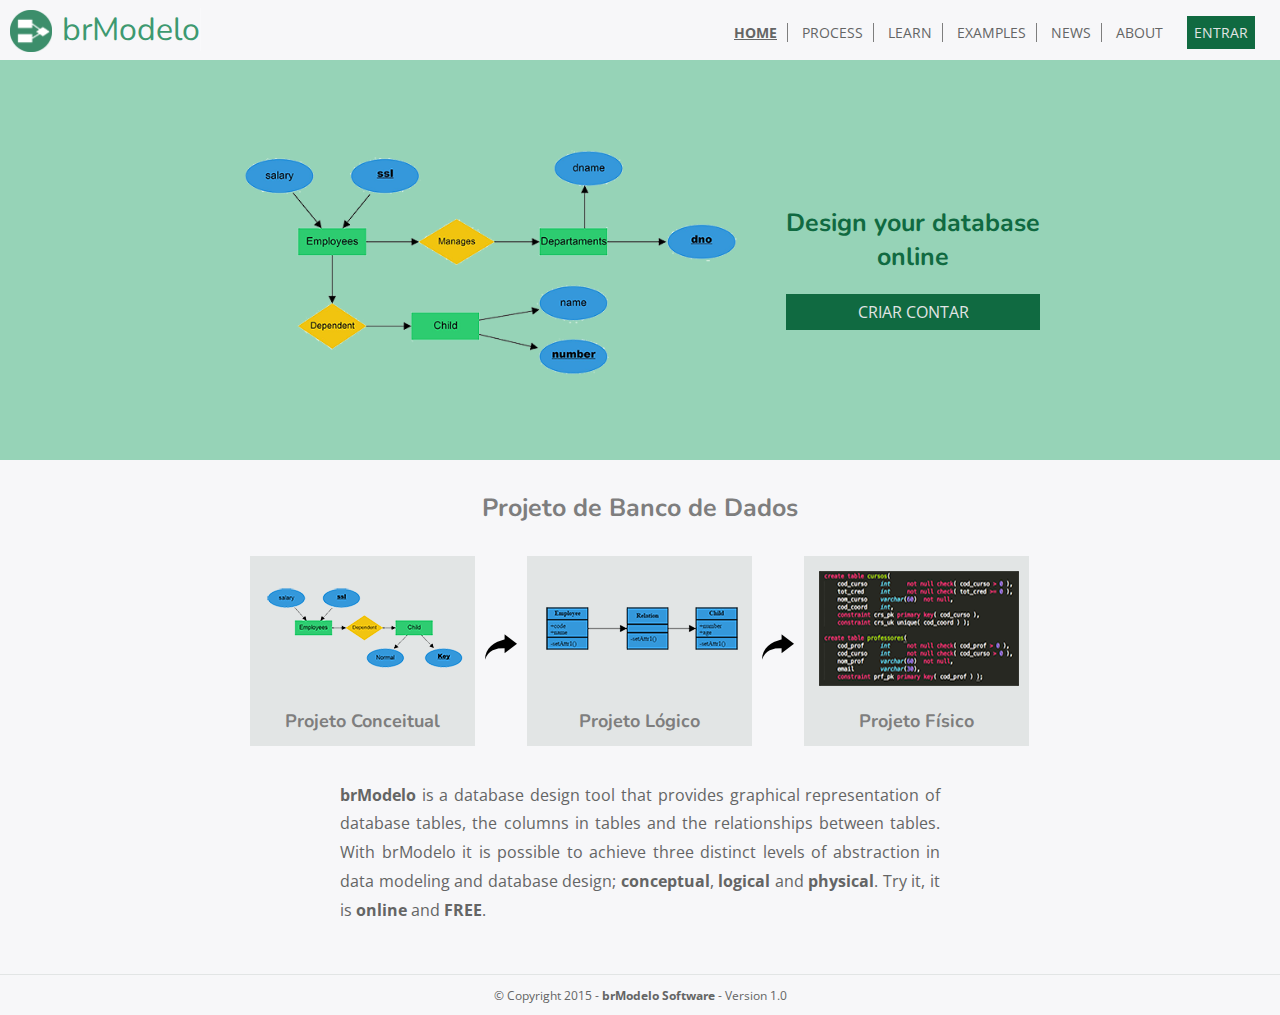
<file: index.html>
<!DOCTYPE html>
<html>

  <head lang="en">
      <meta charset="UTF-8">
      <title>brModelo</title>
      <meta name="description=" content="Database design tool">
      <link href='http://fonts.googleapis.com/css?family=Oswald:400' rel='stylesheet' type='text/css'>
      <link href='http://fonts.googleapis.com/css?family=Open+Sans:400,700' rel='stylesheet' type='text/css'>
      <link href="https://fonts.googleapis.com/css?family=Nunito" rel="stylesheet">
      <link rel='shortcut icon' type='image/x-icon' href='favicon.ico'/>
      <link rel="stylesheet" href="css/main.css">
  </head>

  <body>
      <!--header-->
      <header class="mainPage">
          <a href="index.html"><img src="images/brlogo.png" alt="logo" height="42" width="42"></a>
          <h1><a href="index.html">brModelo</a></h1>
          <nav>
              <a href="index.html" class="navigation">HOME</a>
              <a href="pages/process.html">PROCESS</a>
              <a href="pages/learn.html">LEARN</a>
              <a href="pages/examples.html">EXAMPLES</a>
              <a href="pages/news.html">NEWS</a>
              <a href="pages/about.html">ABOUT</a>
              <a href="http://brmodelocloud.appspot.com" target="_blank" class="button">ENTRAR</a>
          </nav>
      </header>

      <!--For this page I had to create an alternative due the blue background -->
      <main class="content-alternative">

         <div class="presentation">
            <div class="presentation-container">
              <div class="coverimg">
                <!--using to vertical alignment -->
                <span class="helper"></span>
                <img src="images/coverpage600.png" alt="Cover page">
              </div>
              <div class="presentationBlock">
                <h2>Design your database <br/> online</h2>
                <div>
                  <a  href="http://brmodelocloud.appspot.com" target="_blank" class="button">Criar contar</a>
                </div>
              </div>
            </div>
          </div>

          <div class="info-container">
              <h2>Projeto de Banco de Dados</h2>
              <div class="icon-container">
                  <div class="small-container">
                    <img src="images/smallexample200.png" alt="Conceptual image">
                    <h3>Projeto Conceitual</h3>
                  </div>
                  <img src="images/rightarrow26_32.png" alt="Arrow image">
                  <div class="small-container">
                    <img src="images/smalllogic200.png" alt="Logic image">
                    <h3>Projeto Lógico</h3>
                  </div>
                  <img src="images/rightarrow26_32.png" alt="arrow image">
                  <div class="small-container">
                    <img src="images/sql200.png" alt="SQL image">
                    <h3>Projeto Físico</h3>
                  </div>
              </div>
              <p><strong>brModelo</strong> is a database design tool that provides graphical
                representation of database tables, the columns in tables and the
                relationships between tables. With brModelo it is possible to
                achieve three distinct levels of abstraction in data modeling and
                database design; <strong>conceptual</strong>, <strong>logical</strong>
                and <strong>physical</strong>. Try it, it is <strong>online</strong>
                and <strong>FREE</strong>.</p>
          </div>

      </main>

      <footer>
        <div class="footer-content">
          <p>© Copyright 2015 - <strong>brModelo Software</strong>	- Version 1.0</p>
        </div>
      </footer>

  </body>
</html>
</file>
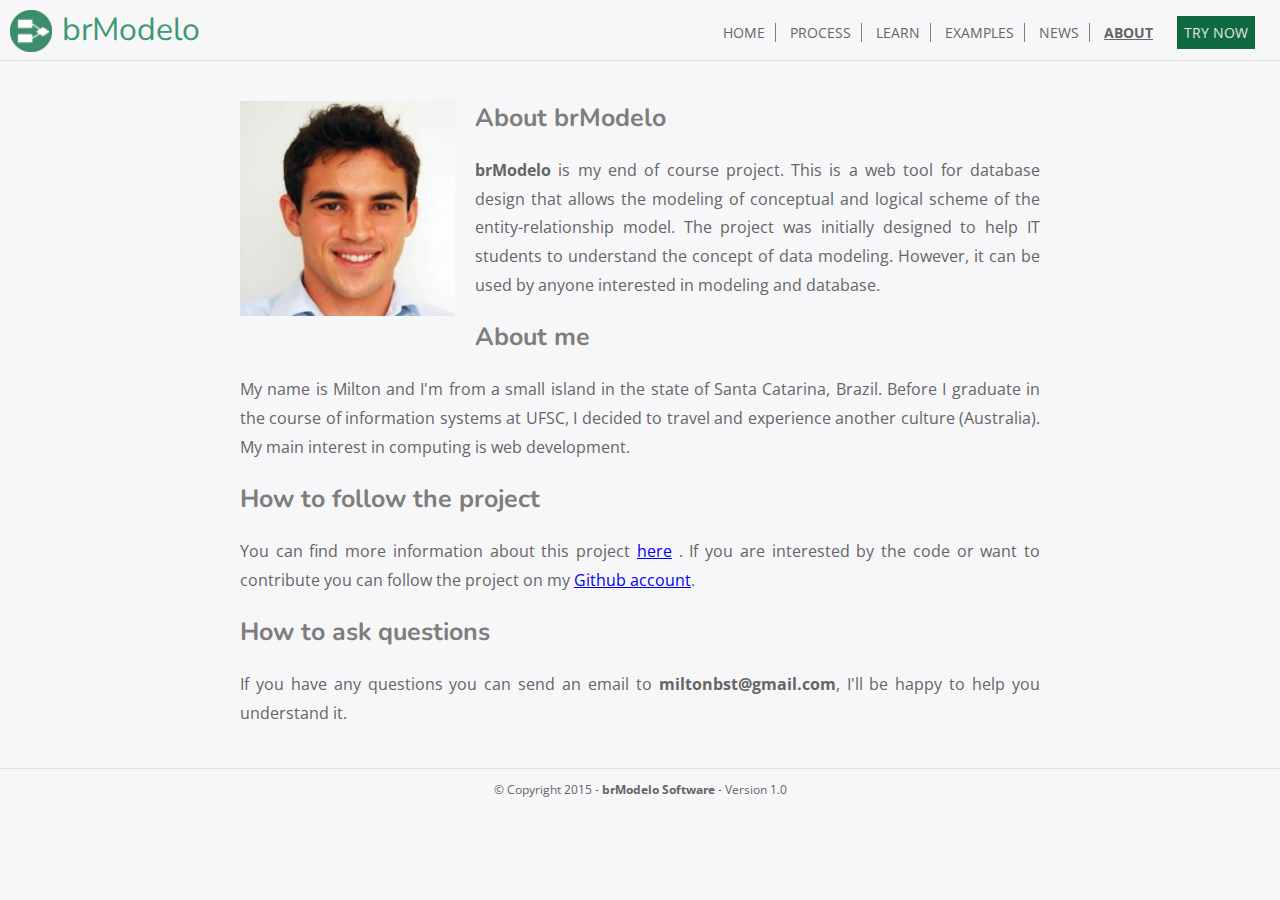
<file: pages/about.html>
<!DOCTYPE html>
<html>

    <head lang="en">
        <meta charset="UTF-8">
        <title>brModelo</title>
        <meta name="description=" content="Database design tool">
        <link href='http://fonts.googleapis.com/css?family=Oswald:400,300' rel='stylesheet' type='text/css'>
        <link href='http://fonts.googleapis.com/css?family=Open+Sans:400,700' rel='stylesheet' type='text/css'>
        <link href="https://fonts.googleapis.com/css?family=Nunito" rel="stylesheet">
        <link rel='shortcut icon' type='image/x-icon' href='../favicon.ico'/>
        <link rel="stylesheet" type="text/css" href="../css/main.css">
    </head>

    <body>
        <!--header-->
        <header>
            <a href="../index.html"><img src="../images/brlogo.png" alt="Logo" height="42" width="42"></a>
            <h1><a href="../index.html">brModelo</a></h1>
            <nav>
                <a href="../index.html">HOME</a>
                <a href="process.html">PROCESS</a>
                <a href="learn.html">LEARN</a>
                <a href="examples.html">EXAMPLES</a>
                <a href="news.html">NEWS</a>
                <a href="about.html" class="navigation">ABOUT</a>
                <a href="http://brmodelocloud.appspot.com" target="_blank" class="button">TRY NOW</a>
            </nav>
        </header>

        <!--All content have the same basic content -->
        <main class="content">
          <div class="about-content">
              <img src="../images/milton.jpeg">
                <div>
                  <h2> About brModelo </h2>
                  <p> <strong>brModelo</strong> is my end of course project. This is
                     a web tool for database design that allows the modeling of
                     conceptual and logical scheme of the entity-relationship model.
                     The project was initially designed to help IT students to
                     understand the concept of data modeling. However, it can be
                     used by anyone interested in modeling and database.
                  </p>

                  <h2> About me</h2>
                  <p> My name is Milton and I'm from a small island in the state of
                    Santa Catarina, Brazil. Before I graduate in the course of
                    information systems at UFSC, I decided to travel and experience
                    another culture (Australia). My main interest in computing is
                    web development.
                  </p>

                  <h2> How to follow the project</h2>
                  <p> You can find more information about this project
                    <a href="http://goo.gl/jxQ43I" target="_blank">here</a>
                    . If you are interested by the code or want
                    to contribute you can follow the project on my
                    <a href="https://github.com/miltonbsn/brmodelo" target="_blank"> Github account</a>.
                  </p>

                  <h2> How to ask questions</h2>
                  <p> If you have any questions you can send an email to
                    <strong>miltonbst@gmail.com</strong>, I'll be happy to
                    help you understand it.
                  </p>
                </div>
              </div> <!--end about-content-->
            </main> <!--end main-->

            <footer>
              <div class="footer-content">
                <p>© Copyright 2015 - <strong>brModelo Software</strong> - Version 1.0</p>
              </div>
            </footer>

    </body>
</html>
</file>
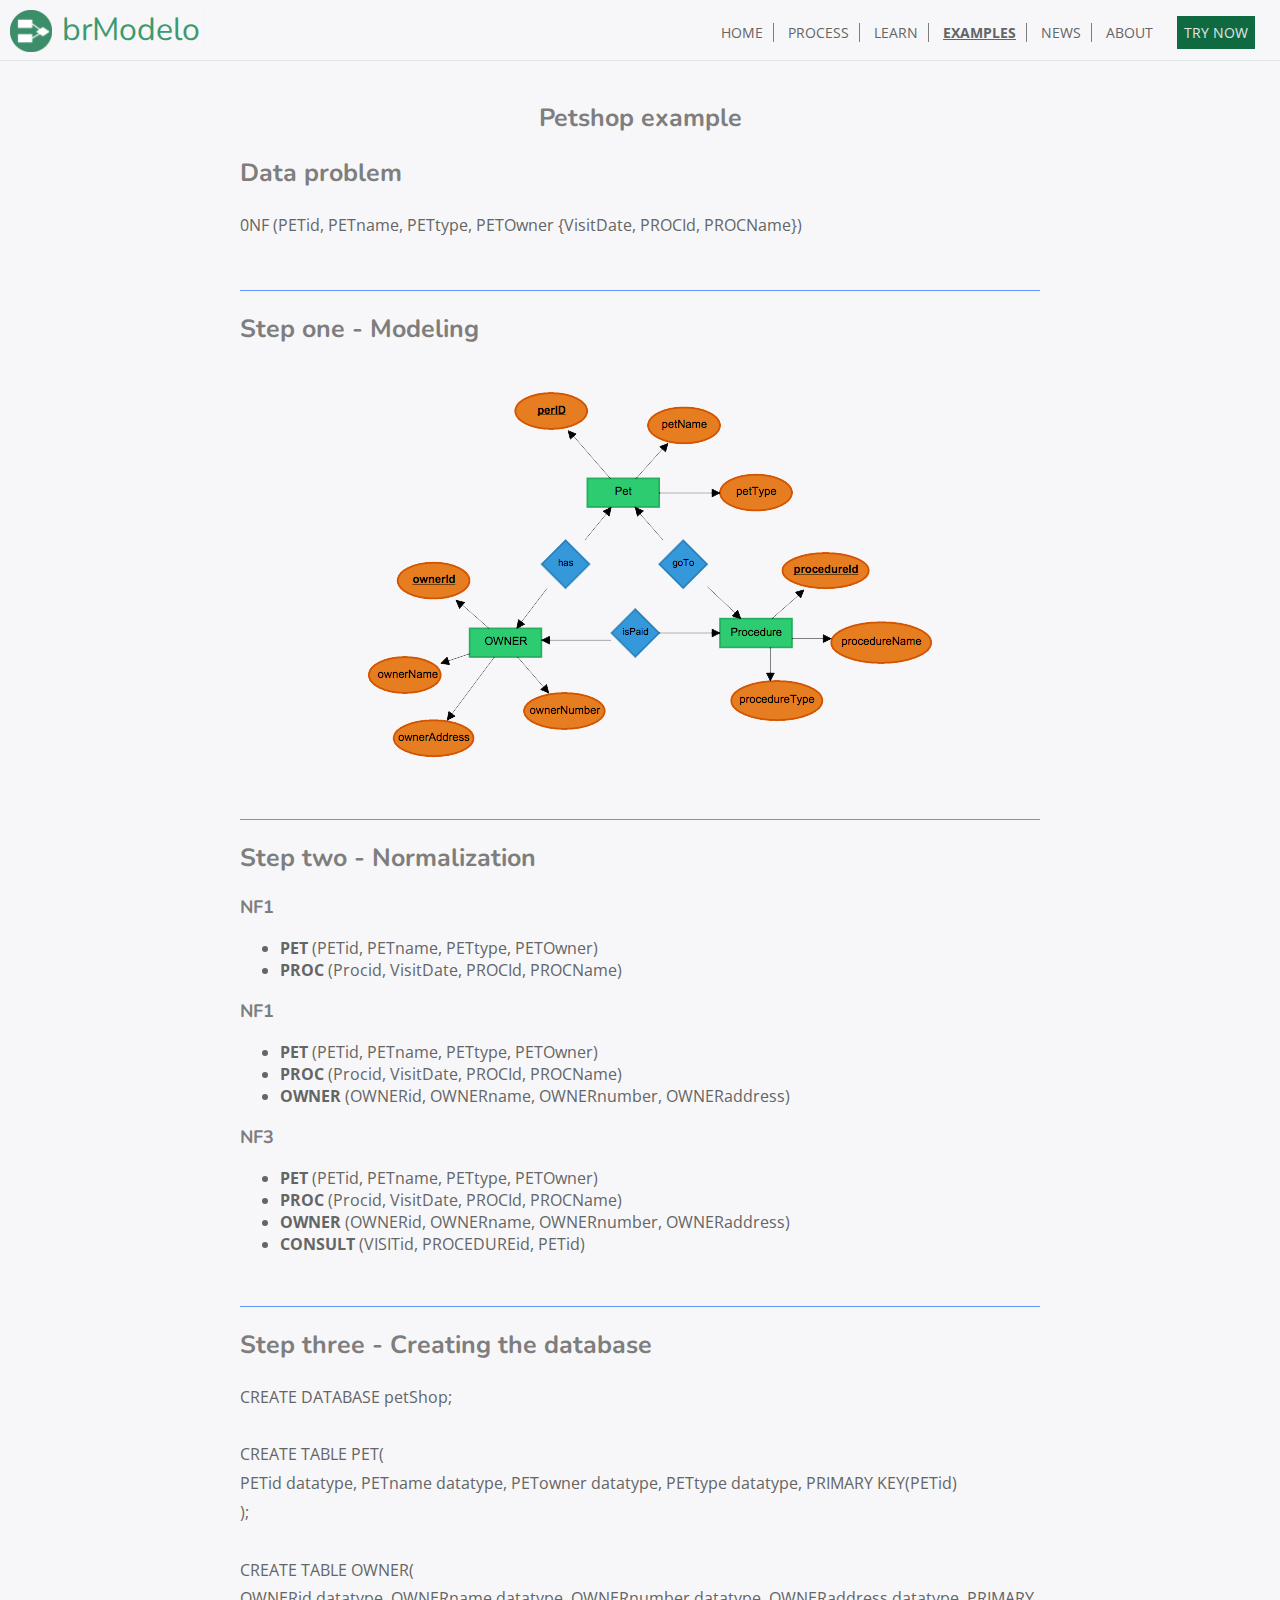
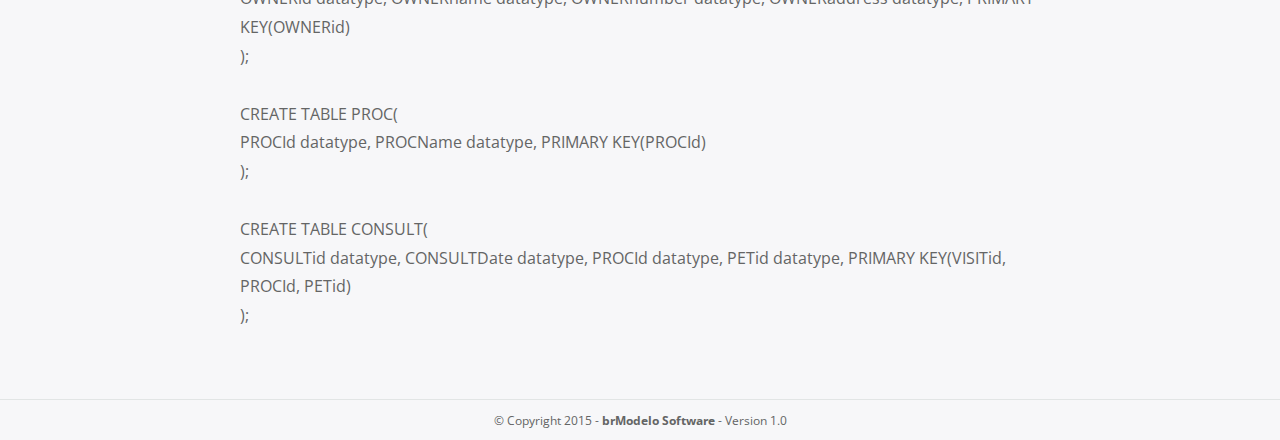
<file: pages/examples.html>
<!DOCTYPE html>
<html>

    <head lang="en">
        <meta charset="UTF-8">
        <title>brModelo</title>
        <meta name="description=" content="Database design tool">
        <link href='http://fonts.googleapis.com/css?family=Oswald:400,300' rel='stylesheet' type='text/css'>
        <link href='http://fonts.googleapis.com/css?family=Open+Sans:400,700' rel='stylesheet' type='text/css'>
        <link href="https://fonts.googleapis.com/css?family=Nunito" rel="stylesheet">
        <link rel='shortcut icon' type='image/x-icon' href='../favicon.ico'/>
        <link rel="stylesheet" type="text/css" href="../css/main.css">
    </head>

    <body>
        <!--header-->
        <header>
            <a href="../index.html"><img src="../images/brlogo.png" alt="Logo" height="42" width="42"></a>
            <h1><a href="../index.html">brModelo</a></h1>
            <nav>
                <a href="../index.html">HOME</a>
                <a href="process.html">PROCESS</a>
                <a href="learn.html">LEARN</a>
                <a href="examples.html" class="navigation">EXAMPLES</a>
                <a href="news.html">NEWS</a>
                <a href="about.html">ABOUT</a>
                <a href="http://brmodelocloud.appspot.com" target="_blank" class="button">TRY NOW</a>
            </nav>
        </header>

        <main class="content">
            <h2 class="page-title">Petshop example</h2>

            <div class="example-li break">
              <h2>Data problem</h2>
              <div>
                <p>
                  0NF (PETid, PETname, PETtype, PETOwner {VisitDate, PROCId, PROCName})
                </p>
              </div>
            </div>

            <div class="example-li break">
              <h2>Step one -­ Modeling</h2>
              <div class="example-img">
                <img src="../images/ex_pet.png" alt="Example image">
              </div>
            </div>

            <div class="example-li break">
              <h2>Step two -­ Normalization</h2>
              <div>
                <h3>NF1</h3>
                <ul>
                  <li>
                    <strong>PET </strong>(PETid, PETname, PETtype, PETOwner)
                  </li>
                  <li>
                    <strong>PROC </strong>(Procid, VisitDate, PROCId, PROCName)
                  </li>
                </ul>

                <h3>NF1</h3>
                <ul>
                  <li>
                    <strong>PET </strong>(PETid, PETname, PETtype, PETOwner)
                  </li>
                  <li>
                    <strong>PROC </strong>(Procid, VisitDate, PROCId, PROCName)
                  </li>
                  <li>
                    <strong>OWNER </strong>(OWNERid, OWNERname, OWNERnumber, OWNERaddress)
                  </li>
                </ul>

                <h3>NF3</h3>
                <ul>
                  <li>
                    <strong>PET </strong>(PETid, PETname, PETtype, PETOwner)
                  </li>
                  <li>
                    <strong>PROC </strong>(Procid, VisitDate, PROCId, PROCName)
                  </li>
                  <li>
                    <strong>OWNER </strong>(OWNERid, OWNERname, OWNERnumber, OWNERaddress)
                  </li>
                  <li>
                    <strong>CONSULT </strong>(VISITid, PROCEDUREid, PETid)
                  </li>
                </ul>
              </div>
            </div>

            <div class="example-li">
              <h2>Step three -­ Creating the database</h2>
              <div>
                <p> CREATE DATABASE petShop; <br><br>

                  CREATE TABLE PET(<br>
                     PETid datatype,
                     PETname datatype,
                     PETowner datatype,
                     PETtype datatype,
                     PRIMARY KEY(PETid)<br>
                    );<br><br>

                    CREATE TABLE OWNER(<br>
                       OWNERid datatype,
                       OWNERname datatype,
                       OWNERnumber datatype,
                       OWNERaddress datatype,
                       PRIMARY KEY(OWNERid)<br>
                      );<br><br>

                      CREATE TABLE PROC(<br>
                         PROCId datatype,
                         PROCName datatype,
                         PRIMARY KEY(PROCId)<br>
                        );<br><br>

                        CREATE TABLE CONSULT(<br>
                        CONSULTid datatype,
                        CONSULTDate datatype,
                        PROCId datatype,
                        PETid datatype,
                           PRIMARY KEY(VISITid, PROCId, PETid)<br>
                          );<br><br>
                </p>
              </div>
            </div> <!--end exampe-content-->
          </main> <!--end content-->

          <footer>
            <div class="footer-content">
              <p>© Copyright 2015 - <strong>brModelo Software</strong> - Version 1.0</p>
            </div>
          </footer>

    </body>
</html>
</file>
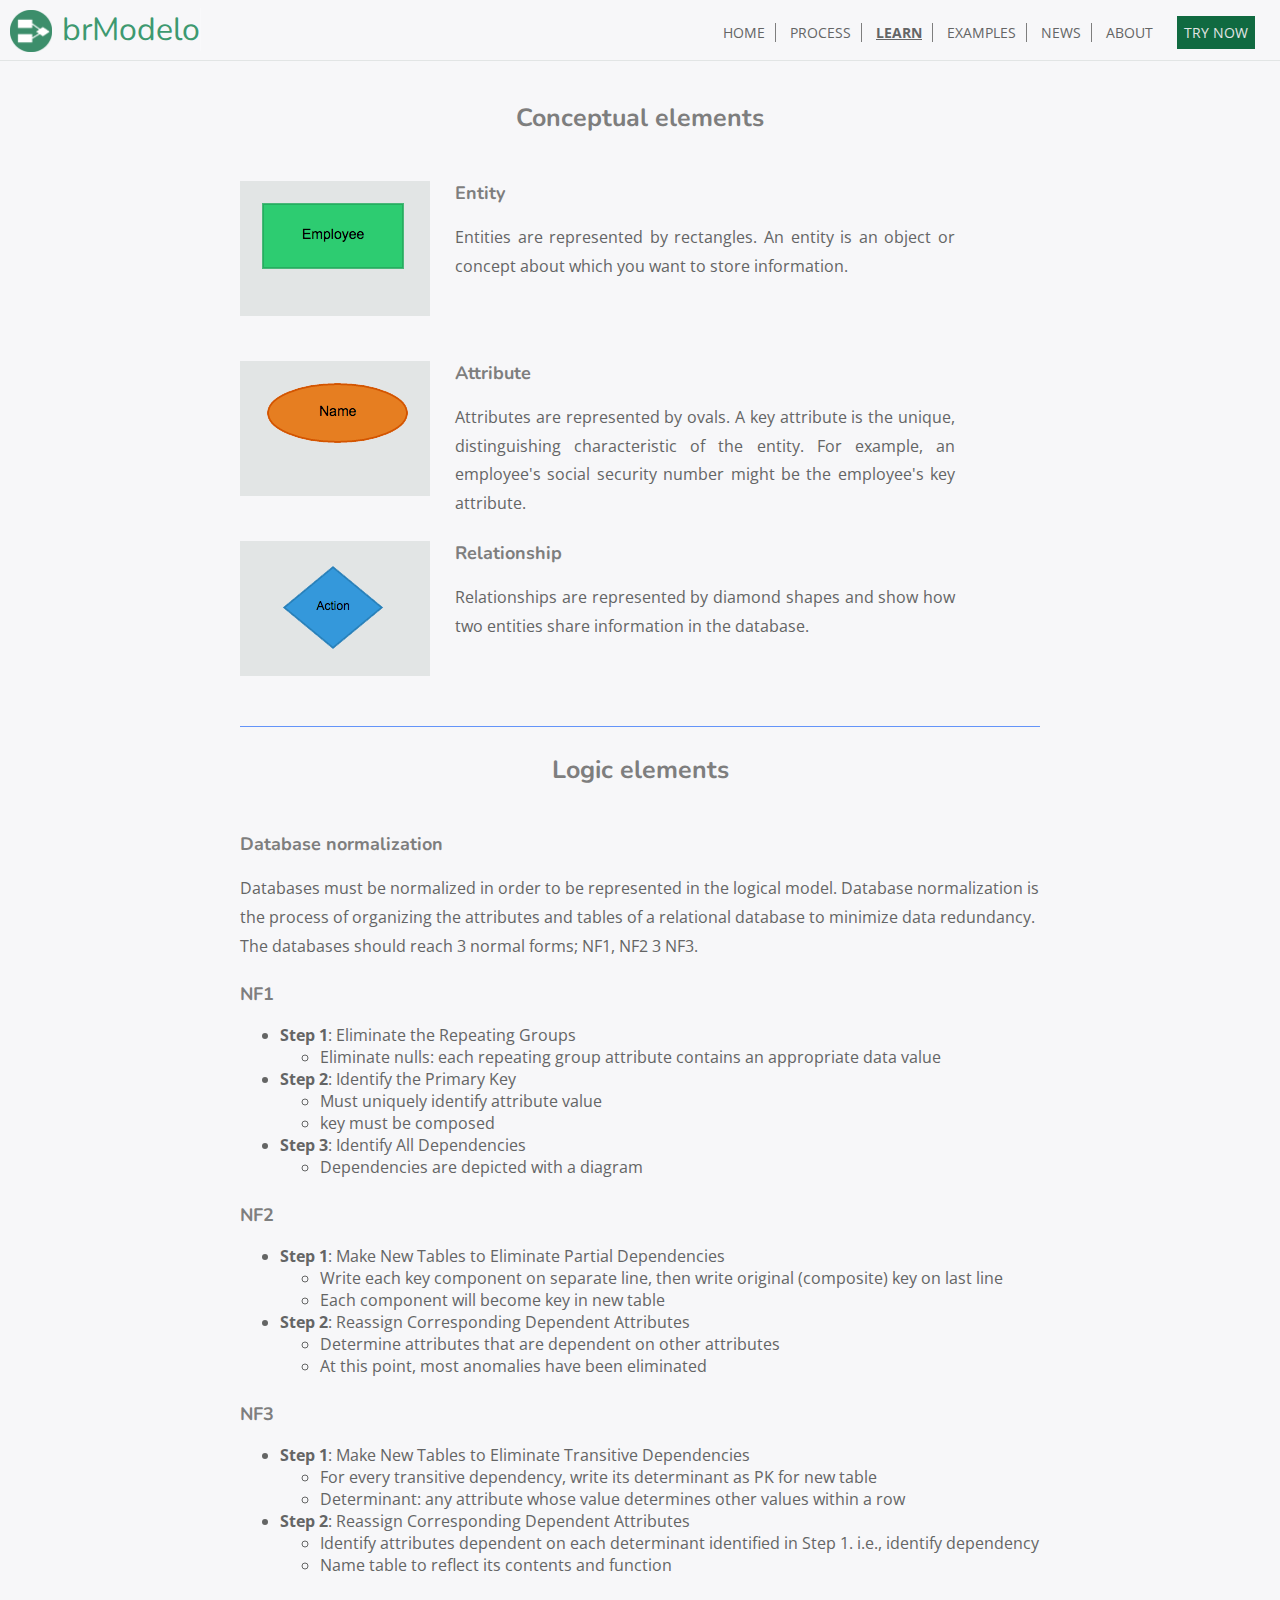
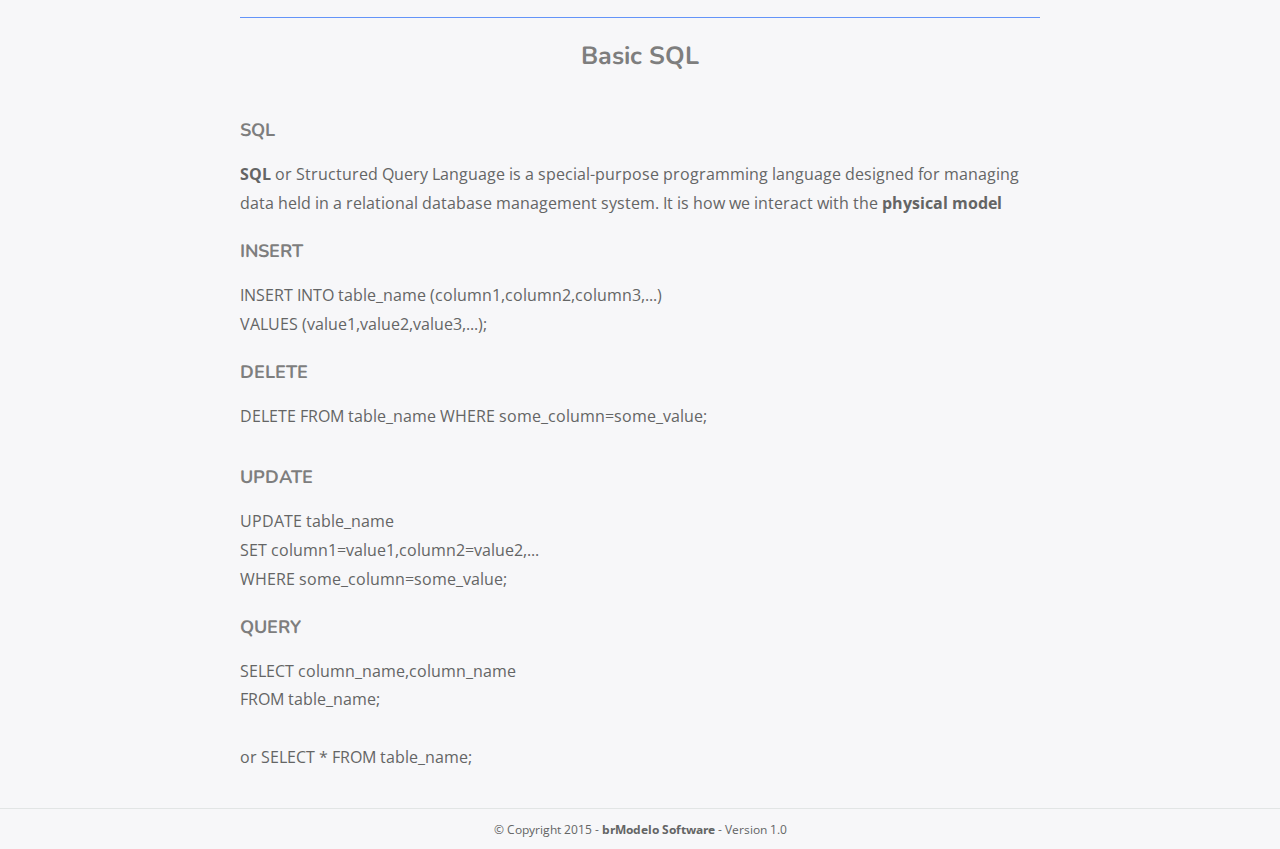
<file: pages/learn.html>
<!DOCTYPE html>
<html>
    <head lang="en">
        <meta charset="UTF-8">
        <title>brModelo</title>
        <meta name="description=" content="Database design tool">
        <link href='http://fonts.googleapis.com/css?family=Oswald:400,300' rel='stylesheet' type='text/css'>
        <link href='http://fonts.googleapis.com/css?family=Open+Sans:400,700' rel='stylesheet' type='text/css'>
        <link href="https://fonts.googleapis.com/css?family=Nunito" rel="stylesheet">
        <link rel='shortcut icon' type='image/x-icon' href='../favicon.ico'/>
        <link rel="stylesheet" type="text/css" href="../css/main.css">
    </head>
    <body>
        <!--header-->
        <header>

            <a href="../index.html"><img src="../images/brlogo.png" alt="Logo" height="42" width="42"></a>
            <h1><a href="../index.html">brModelo</a></h1>

            <nav>
                <a href="../index.html">HOME</a>
                <a href="process.html">PROCESS</a>
                <a href="learn.html" class="navigation">LEARN</a>
                <a href="examples.html">EXAMPLES</a>
                <a href="news.html">NEWS</a>
                <a href="about.html">ABOUT</a>
                <a href="http://brmodelocloud.appspot.com" target="_blank" class="button">TRY NOW</a>
            </nav>

        </header>

        <main class="content">

          <div class="learn-content">

            <h2>Conceptual elements</h2>

            <div class="learn-li">
              <div class="learn-img">
                <img src="../images/ret.png" alt="Entity image">
              </div>
              <div class="process-description">
                <h3>Entity</h3>
                <p> Entities are represented by rectangles. An entity is an object
                    or concept about which you want to store information.
                </p>
              </div>
            </div>

            <div class="learn-li">
              <div class="learn-img">
                <img src="../images/attr.png" alt="Attribute image">
              </div>
              <div class="process-description">
                <h3>Attribute</h3>
                <p> Attributes are represented by ovals. A key attribute is the
                   unique, distinguishing characteristic of the entity. For example,
                   an employee's social security number might be the employee's key
                   attribute.
                </p>
              </div>
            </div>


            <div class="learn-li break">
              <div class="learn-img">
                <img src="../images/rel.png" alt="Relationship image">
              </div>
              <div class="process-description">
                <h3>Relationship</h3>
                <p> Relationships are represented by diamond shapes and show how two
                   entities share information in the database.
                </p>
              </div>
            </div>

            <h2>Logic elements</h2>

            <div class="learn-li small">
              <div>
                <h3>Database normalization</h3>
                <p>
                 Databases must be normalized in order to be represented in the logical model.
                 Database normalization is the process of organizing the attributes
                 and tables of a relational database to minimize data redundancy.
                 The databases should reach 3 normal forms; NF1, NF2 3 NF3.
                <p>
              </div>
            </div>

            <div class="learn-li">
              <div>
                <h3>NF1</h3>
                <ul>
                  <li>
                    <strong>Step 1</strong>: Eliminate the Repeating Groups
                    <ul>
                      <li>
                        Eliminate nulls: each repeating group attribute contains
                        an appropriate data value
                      </li>
                    </ul>
                  </li>
                  <li>
                  <strong>Step 2</strong>: Identify the Primary Key
                    <ul>
                      <li>
                        Must uniquely identify attribute value
                      </li>
                      <li>
                        key must be composed
                      </li>
                    </ul>
                  </li>
                  <li>
                  <strong>Step 3</strong>: Identify All Dependencies
                    <ul>
                      <li>
                        Dependencies are depicted with a diagram
                      </li>
                    </ul>
                  </li>
                </ul>
              </div>
            </div>

            <div class="learn-li">
              <div>
                <h3>NF2</h3>
                <ul>
                  <li>
                    <strong>Step 1</strong>: Make New Tables to Eliminate Partial Dependencies
                    <ul>
                      <li>
                        Write each key component on separate line, then write
                        original (composite) key on last line
                      </li>
                      <li>
                        Each component will become key in new table
                      </li>
                    </ul>
                  </li>
                  <li>
                  <strong>Step 2</strong>: Reassign Corresponding Dependent Attributes
                    <ul>
                      <li>
                        Determine attributes that are dependent on other
                        attributes
                      </li>
                      <li>
                        At this point, most anomalies have been eliminated
                      </li>
                    </ul>
                  </li>
                </ul>
              </div>
            </div>

            <div class="learn-li big break">
              <div>
                <h3>NF3</h3>
                <ul>

                  <li>
                    <strong>Step 1</strong>: Make New Tables to Eliminate Transitive
                    Dependencies
                    <ul>
                      <li>
                        For every transitive dependency, write its determinant as
                        PK for new table
                      </li>
                      <li>
                        Determinant: any attribute whose value determines other
                        values within a row
                      </li>
                    </ul>
                  </li>

                  <li>
                    <strong>Step 2</strong>: Reassign Corresponding Dependent Attributes
                      <ul>
                        <li>
                          Identify attributes dependent on each determinant
                          identified in Step 1. i.e., identify dependency
                        </li>
                        <li>
                          Name table to reflect its contents and function
                        </li>
                      </ul>
                  </li>

                </ul>
              </div>
            </div>

            <h2>Basic SQL</h2>

            <div class="learn-li small">
              <div>
                <h3>SQL</h3>
                <p>
                  <strong>SQL</strong> or Structured Query Language is a special-purpose programming language
                  designed for managing data held in a relational database management
                  system. It is how we interact with the <strong>physical model</strong>
                <p>
              </div>
            </div>

            <div class="learn-li small">
              <div>
                <h3>INSERT</h3>
                <p>
                  INSERT INTO table_name (column1,column2,column3,...) <br>
                  VALUES (value1,value2,value3,...);
                <p>
              </div>
            </div>

            <div class="learn-li small">
              <div>
                <h3>DELETE</h3>
                <p>
                  DELETE FROM table_name WHERE some_column=some_value;
                <p>
              </div>
            </div>

            <div class="learn-li small">
              <div>
                <h3>UPDATE</h3>
                <p>
                  UPDATE table_name <br>
                  SET column1=value1,column2=value2,... <br>
                  WHERE some_column=some_value;
                <p>
              </div>
            </div>

            <div class="learn-li small">
              <div>
                <h3>QUERY</h3>
                <p>
                  SELECT column_name,column_name <br>
                  FROM table_name; <br> <br>
                  or SELECT * FROM table_name;
                <p>
              </div>
            </div>
          </div> <!--end learn-content-->
        </main> <!--end content-->

        <footer>
          <div class="footer-content">
            <p>© Copyright 2015 - <strong>brModelo Software</strong> - Version 1.0</p>
          </div>
        </footer>

    </body>
</html>
</file>
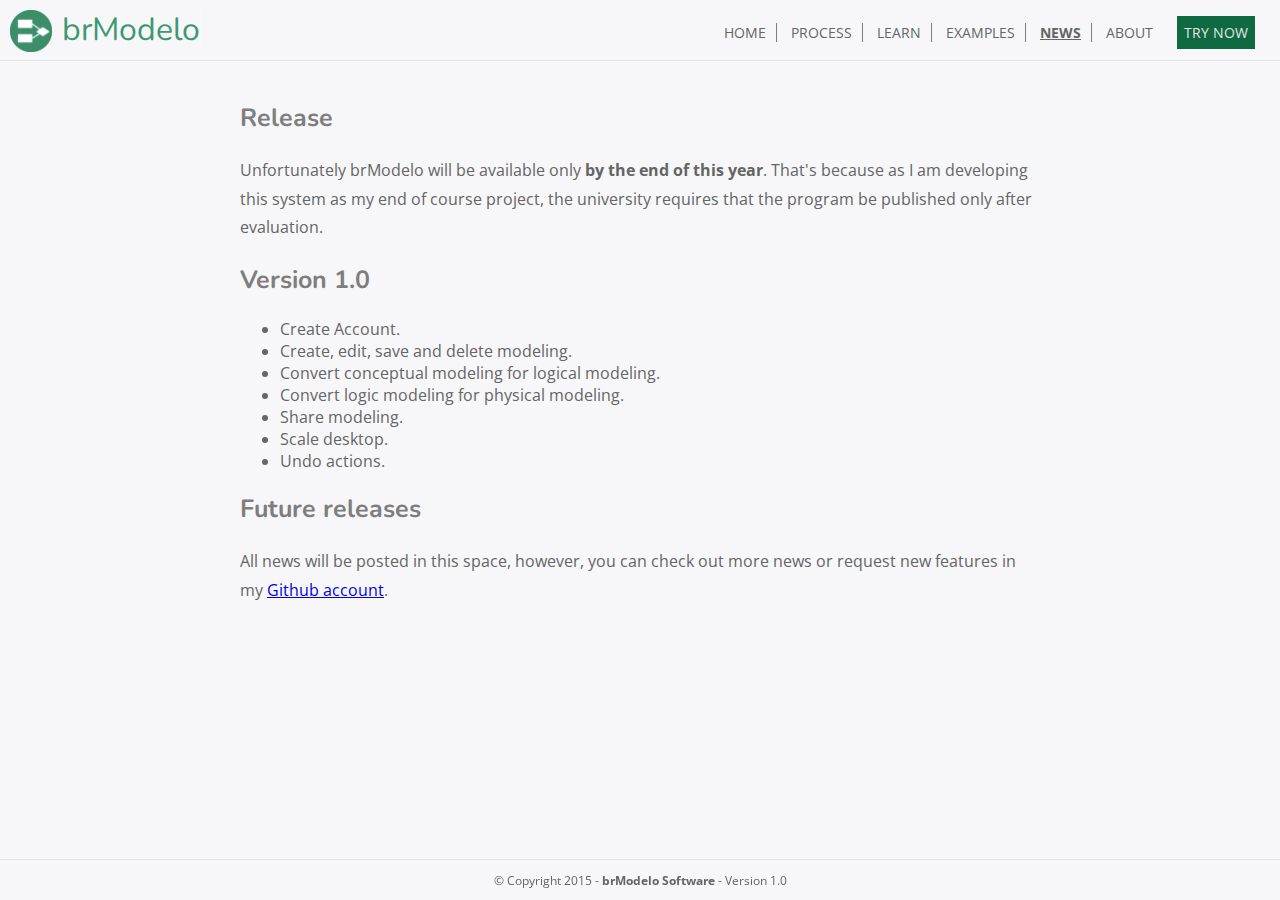
<file: pages/news.html>
<!DOCTYPE html>
<html>
    <head lang="en">
        <meta charset="UTF-8">
        <title>brModelo</title>
        <meta name="description=" content="Database design tool">
        <link href='http://fonts.googleapis.com/css?family=Oswald:400,300' rel='stylesheet' type='text/css'>
        <link href='http://fonts.googleapis.com/css?family=Open+Sans:400,700' rel='stylesheet' type='text/css'>
        <link href="https://fonts.googleapis.com/css?family=Nunito" rel="stylesheet">
        <link rel='shortcut icon' type='image/x-icon' href='../favicon.ico'/>
        <link rel="stylesheet" type="text/css" href="../css/main.css">
    </head>
    <body>
        <!--header-->
        <header>
            <a href="../index.html"><img src="../images/brlogo.png" alt="Logo" height="42" width="42"></a>
            <h1><a href="../index.html">brModelo</a></h1>
            <nav>
                <a href="../index.html">HOME</a>
                <a href="process.html">PROCESS</a>
                <a href="learn.html">LEARN</a>
                <a href="examples.html">EXAMPLES</a>
                <a href="news.html" class="navigation">NEWS</a>
                <a href="about.html">ABOUT</a>
                <a href="http://brmodelocloud.appspot.com" target="_blank" class="button">TRY NOW</a>
            </nav>
        </header>

        <main class="content">
          <div class="news-content">

            <div class="news-li">
              <div>
                <h2>Release</h2>
                <p> Unfortunately brModelo will be available only <strong>by the end of this
                   year</strong>. That's because as I am developing this system as my end of
                   course project, the university requires that the program be
                   published only after evaluation.
                </p>
              </div>

                <h2>Version 1.0</h2>

                <ul>
                  <li>
                    Create Account.
                  </li>
                  <li>
                    Create, edit, save and delete modeling.
                  </li>
                  <li>
                    Convert conceptual modeling for logical modeling.
                  </li>
                  <li>
                    Convert logic modeling for physical modeling.
                  </li>
                  <li>
                    Share modeling.
                  </li>
                  <li>
                    Scale desktop.
                  </li>
                  <li>
                    Undo actions.
                  </li>
                </ul>
              </div>

              <div>
                <h2>Future releases</h2>
                <p> All news will be posted in this space, however, you can check
                   out more news or request new features in my
                   <a href="https://github.com/miltonbsn/brmodelo" target="_blank"> Github account</a>.
                </p>
              </div>

            </div> <!--end news-li-->
          </div> <!--end news-content-->
        </main> <!--end content-->

        <footer class="fixed">
          <div class="footer-content">
            <p>© Copyright 2015 - <strong>brModelo Software</strong> - Version 1.0</p>
          </div>
        </footer>

    </body>

</html>
</file>
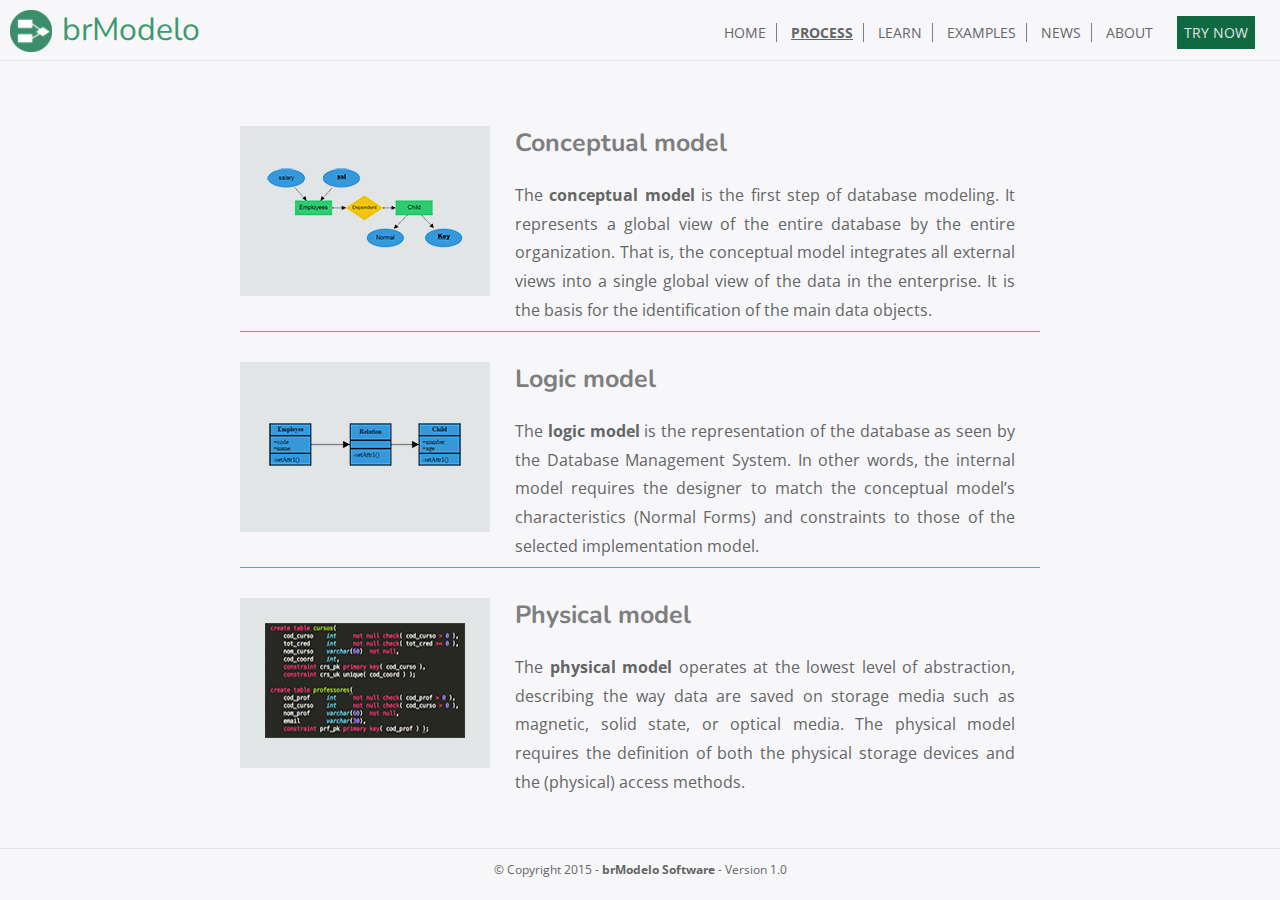
<file: pages/process.html>
<!DOCTYPE html>
<html>
    <head lang="en">
        <meta charset="UTF-8">
        <title>brModelo</title>
        <meta name="description=" content="Database design tool">
        <link href='http://fonts.googleapis.com/css?family=Oswald:400,300' rel='stylesheet' type='text/css'>
        <link href='http://fonts.googleapis.com/css?family=Open+Sans:400,700' rel='stylesheet' type='text/css'>
        <link href="https://fonts.googleapis.com/css?family=Nunito" rel="stylesheet">
        <link rel='shortcut icon' type='image/x-icon' href='../favicon.ico'/>
        <link rel="stylesheet" type="text/css" href="../css/main.css">
    </head>

    <body>
        <!--header-->
        <header>
            <a href="../index.html"><img src="../images/brlogo.png" alt="Logo" height="42" width="42"></a>
            <h1><a href="../index.html">brModelo</a></h1>
            <nav>
                <a href="../index.html">HOME</a>
                <a href="process.html" class="navigation" >PROCESS</a>
                <a href="learn.html">LEARN</a>
                <a href="examples.html">EXAMPLES</a>
                <a href="news.html">NEWS</a>
                <a href="about.html">ABOUT</a>
                <a class="button">TRY NOW</a>
            </nav>
        </header>

        <main class="content">
          <div class="process-content">

            <div class="process-li break">
              <div class="process-img">
                <img src="../images/smallexample200.png" alt="Conceptual image">
              </div>
              <div class="process-description">
                <h2>Conceptual model</h2>
                <p> The <strong>conceptual model</strong> is the first step of database modeling. It
                  represents a global view of the entire database by the entire
                  organization. That is, the conceptual model integrates all external
                  views into a single global view of the data in the enterprise.
                  It is the basis for the identification of the main data objects.
                </p>
              </div>
            </div>

            <div class="process-li break">
              <div class="process-img">
                <img src="../images/smalllogic200.png" alt="Logic image">
              </div>
              <div class="process-description">
                <h2>Logic model</h2>
                <p> The <strong>logic model</strong> is the representation of the database as seen
                  by the Database Management System. In other words, the internal
                  model requires the designer to match the conceptual model’s
                  characteristics (Normal Forms) and constraints to those of the
                  selected implementation model.
                </p>
              </div>
            </div>

            <div class="process-li">
              <div class="process-img">
                <img src="../images/sql200.png" alt="SQL image">
              </div>
              <div class="process-description">
                <h2>Physical model</h2>
                <p> The <strong>physical model</strong> operates at the lowest level of abstraction,
                   describing the way data are saved on storage media such as
                   magnetic, solid state, or optical media. The physical model
                   requires the definition of both the physical storage devices
                   and the (physical) access methods.
                </p>
              </div>
            </div>

          </div> <!--end process-content-->
        </main> <!--end content-->

        <footer>
          <div class="footer-content">
            <p>© Copyright 2015 - <strong>brModelo Software</strong> - Version 1.0</p>
          </div>
        </footer>

    </body>
</html>
</file>
<file: css/main.css>
/*Testing reset to avoid browser differences*/
h1{
	margin: 0;
	padding: 0;
	border: 0;
	font-size: 100%;
	font: inherit;
	vertical-align: baseline;
}


/***********************************************************/
/* HOME PAGE - BASIC elements definitions*/
/***********************************************************/

h1, h2, h3{
  font-family: 'Nunito', sans-serif;
}

body {
  font-family: 'Open Sans', sans-serif;
	-webkit-font-smoothing: antialiased;
	-moz-box-sizing: border-box;
}

h1{
    font-size:32px;
    color: #3D9970;
}

h2{
    font-size:25px;
    color: #7E7E7E;
}

h3{
    font-size:18px;
    color: #7E7E7E;
}

p{
  color: #646565;
  font-size:16px;
	line-height: 1.8em;

	font-family: "Open Sans";
}

li{
  color: #646565;
  font-size:16px;
}

strong{
  font-weight: bold;
}

body {
    background-color: #f7f7f9;
    margin: 0;
}


/***********************************************************/
/* HOME PAGE  */
/***********************************************************/

.content {
  min-height: 450px;
  width: 800px;
  margin: auto;
	margin-top: 40px;
}

.content-alternative{
  min-height: 450px;
  margin: auto;
}

.presentation{
    height: 400px;
		background-color: #96D3B7;
}

.presentation-container{
    width:800px;
    height: 400px;
    margin: auto;
}

.helper {
    display: inline-block;
    height: 100%;
    vertical-align: middle;
}

.coverimg{
  margin-top:90px;
  float: left;
  height: 225px;
  width: 500px;
}

.coverimg img{
   vertical-align: middle;
   max-height: 225px;
   max-width: 500px;
}

.presentationBlock{
	margin-top: 125px;
	float: right;
}

.presentationBlock a {
	display: block;
	text-align: center;
}

.presentation h2{
      text-align: center;
      color: #106A41;
      margin-bottom:20px;
}

.info-container{
    width: 800px;
    margin: auto;
    text-align: center;
    padding: 10px;

}

.info-container h2{
    color: #7E7E7E;
}

.info-container p{
    width: 600px;
    color: #646565;
    margin: auto;
    margin-top: 20px;
		text-align: justify;
}

.icon-container{

  width: 800px;
  display: inline-block;

}

.icon-container > img{
  float: left;
  margin-top: 85px;
}

.small-container{
    width: 195px;
    height: 160px;
    background-color: #e2e5e5;
    display: inline-block;
    padding: 15px;
    margin: 10px;
    float: left;

}

/***********************************************************/
/* PROCESS PAGE */
/***********************************************************/

.process-content{
  width: 800px;
  margin: auto;
  min-height: 700px;
}

.process-li{
  display: inline-block;
  width: 800px;
  height: 205px;
  margin-top: 25px;
}

.process-li.break{
  border-bottom: 1px solid #6494f9;
}

.process-img{
  float:left;
  padding: 25px;
  background-color: #e2e5e5;
}

.process-description{
  float:left;
  width: 500px;
  margin-left: 25px;
	text-align: justify;
}

.process-description h2{
  margin-top: 0px;
}

.process-description p{
  margin-top: 10px;
}

/***********************************************************/
/* LEARN PAGE */
/***********************************************************/
.learn-content h2{
  text-align: center;
}

.learn-content h3{
  margin-top: 0px;
}

.learn-li{
  display: inline-block;
  width: 800px;
  height: 150px;
  margin-top: 25px;
}

.learn-li.small{
  display: inline-block;
  width: 800px;
  height: 80px;
  margin-top: 25px;
}

.learn-li.big{
  display: inline-block;
  width: 800px;
  height: 180px;
  margin-top: 25px;
}

.learn-li.break{
  border-bottom: 1px solid #6494f9;
  padding-bottom: 35px;
}

.learn-img{
  float:left;
  padding: 20px;
  width:150px;
  height: 95px;
  background-color: #e2e5e5;
}


/***********************************************************/
/* EXAMPLES PAGE */
/***********************************************************/

.page-title{
  margin: auto;
  text-align: center;
  margin: 15px;
}

.example-img{
  margin: auto;
  width: 550px;
  padding: 15px;
}

.example-li h1{
  margin-top: 15px;
  margin-bottom: 15px;
}

.example-li.break{
  border-bottom: 1px solid #6494f9;
  padding-bottom: 35px;
}

/***********************************************************/
/* ABOUT PAGE */
/***********************************************************/

.about-content img{
  width: 215px;
  height: 215px;
  float: left;
  margin-right: 20px;
  margin-bottom: 20px;
}


.about-content p{
  margin-top: 15px;
  margin-bottom: 15px;
	text-align: justify;
}

.example-img{
  margin: auto;
  width: 550px;
  padding: 15px;
}

.example-li h1{
  margin-top: 15px;
  margin-bottom: 15px;
}

/***********************************************************/
/* header */
/***********************************************************/
header{
    color: #FFFFFF;
    display: block;
    font-size: 14px;
    left: 0;
    right: 0;
    top: 0;
    width: 100%;
    z-index: 100000;
    height: 2px;

    height: 60px;
    border-bottom: 1px solid #e2e5e5;
}

header.mainPage {
  border-bottom: 0;
}

.headerContent {
    max-width: 1200px;
    margin: auto;
}

header img {
    float: left;
    padding: 10px;
}

header h1 {
    float: left;
    margin-top: 8px;
}

header h1 a {
    border-right: 1px solid rgba(255,255,255, 0.3);
    color: #3D9970;
    text-decoration: none;
}

header nav {
    float: right;
    margin-top: 23px;
    margin-right: 15px;
}

header > nav a {
    margin-right: 10px;
    border-right: 1px solid #7E7E7E;
    color: #646565;
    cursor: pointer;
    padding-right: 10px;
    text-decoration: none;
}

header > nav a:hover {
    text-decoration: underline;
}

header > nav a:nth-child(6) {
    border-right: 0 !important;
    padding-right: 10px !important;
}

.navigation{
    text-decoration: underline !important;
    font-weight: bold;
}

.button {
    text-decoration: none;
    text-align: center;
    text-transform: uppercase;
    background: #106A41;
    color: #e2e5e5 !important;
    border: 0px none;
    cursor: pointer;
    padding: 7px !important;
}

.button:hover {
		opacity: 0.7;
}

.button:active {
		background: #6494f9;
		color: #254ac4!important;
    opacity: 0.5;
}

/***********************************************************/
/* footer */
/***********************************************************/
footer {
    margin-top: 40px;
    height: 40px;
    border-top: 1px solid #e2e5e5;
}

.footer-content{
  max-width: 1200px;
  margin: auto;
}

.fixed{
  position:fixed;
  left:0px;
  bottom:0px;
  width:100%;
}

footer p {
   margin-top: 10px;
	 color: #646565;
	 font-size:12px;
	 display: block;
   margin-left: auto;
   margin-right: auto;
	 text-align: center;
}
</file>
